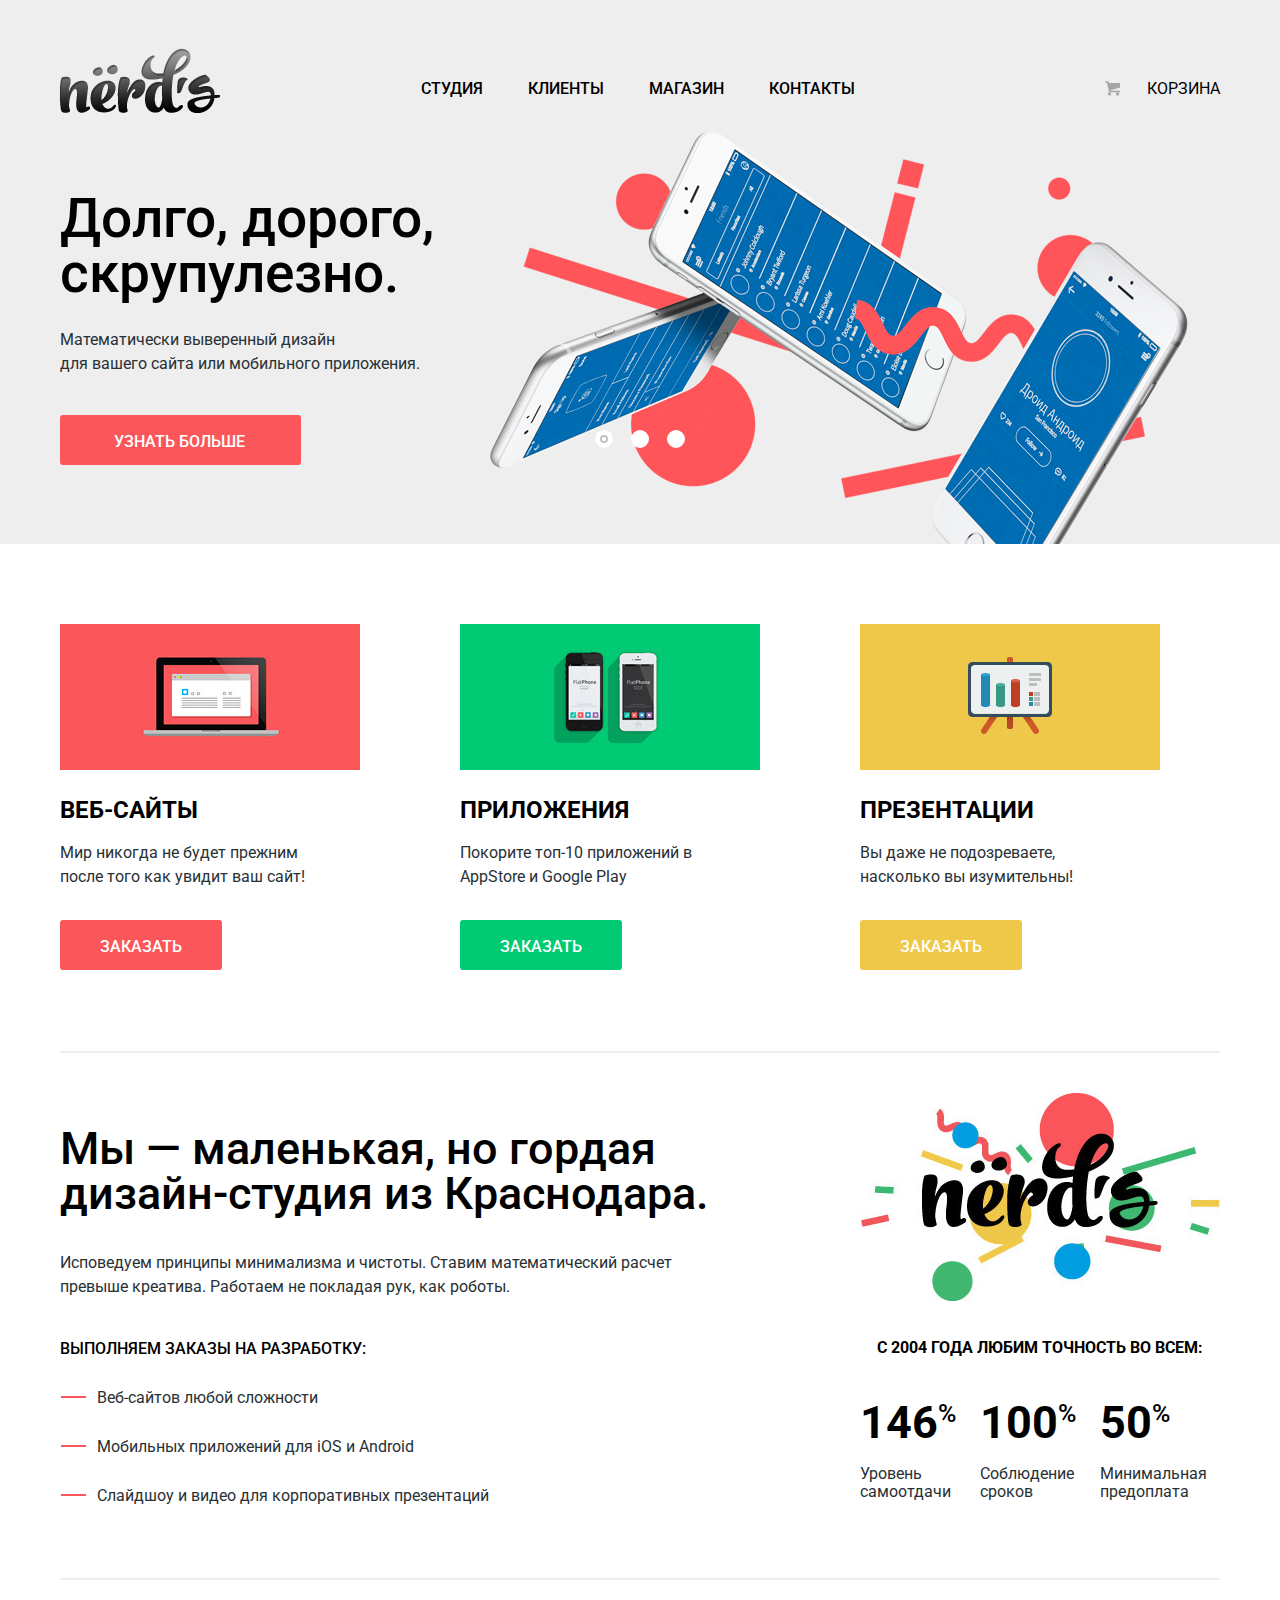
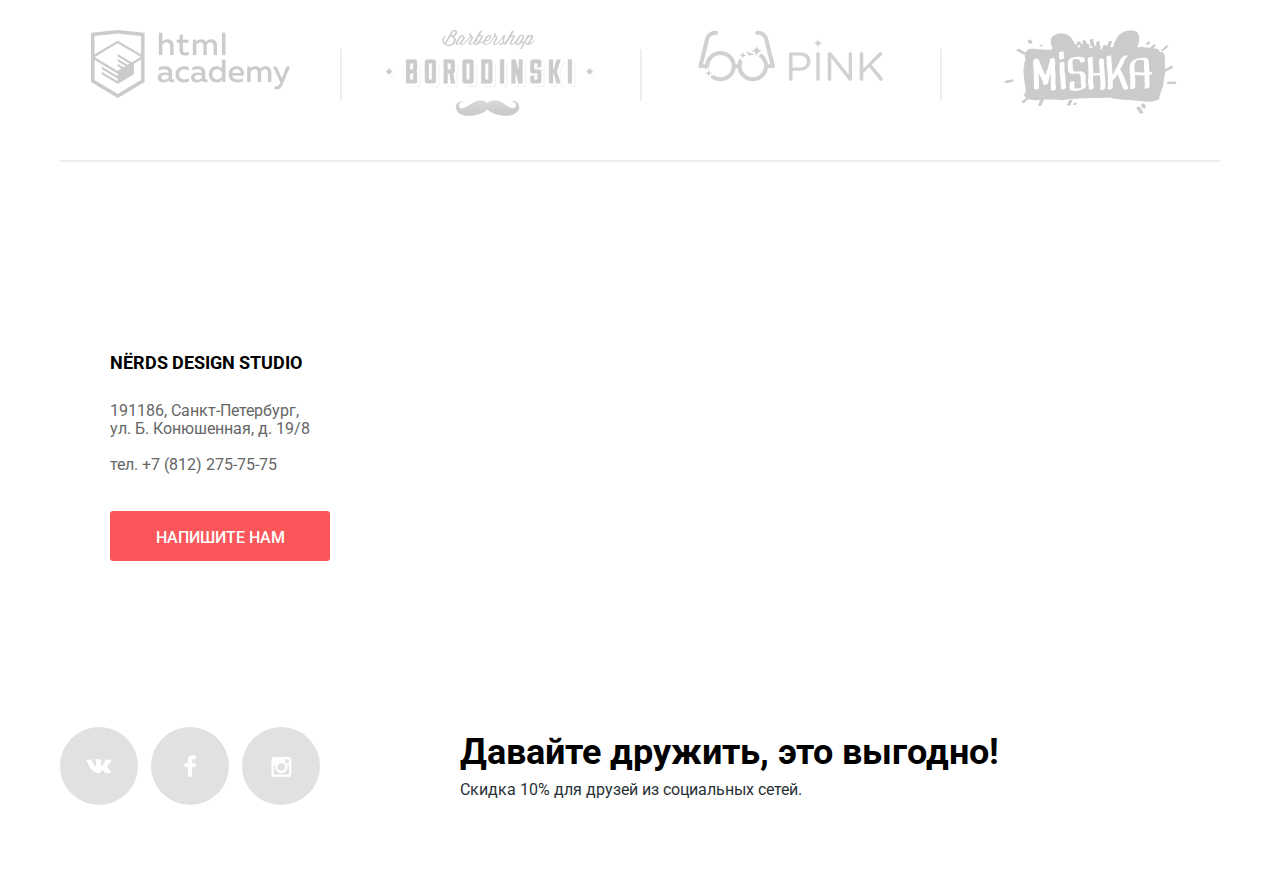
<file: index.html>
<!DOCTYPE HTML>
<html lang="ru">
<head>
	<meta charset="utf-8">
	<title>Nerds</title>
	<link href="https://fonts.googleapis.com/css?family=Roboto:400,500&amp;subset=cyrillic" rel="stylesheet">
	<link rel="stylesheet" type="text/css" href="normalize.css">
	<link rel="stylesheet" type="text/css" href="style.css">
</head>
<body>
	<header class="main-header">
		<div class="container">
			<div class="main-header-top clearfix">
				<div class="index-logo">
					<img src="img/nerds-logo.png" alt="Nerds" width="160" height="65">
				</div>
				<nav class="main-navigation">
					<ul>
						<li><a href="#">Студия</a></li>
						<li><a href="#">Клиенты</a></li>
						<li><a href="catalog.html">Магазин</a></li>
						<li><a href="#">Контакты</a></li>
					</ul>
				</nav>
				<div class="user-block">
					<a class="login" href="#">Корзина</a>
				</div>
			</div>
			<div class="main-header-slider">
				<input type="radio" id="btn-1" name="toggle" checked>
				<input type="radio" id="btn-2" name="toggle">
				<input type="radio" id="btn-3" name="toggle">
				<div class="slider-controls">
					<label for="btn-1"></label>
					<label for="btn-2"></label>
					<label for="btn-3"></label>
				</div>	
				<div class="slides">
					<div class="slide">
						<div class="slide-text">
							<div class="slide-title">Долго, дорого, скрупулезно.</div>
							<p>Математически выверенный дизайн<br> 
								для вашего сайта или мобильного приложения.
							</p>
							<a class="btn" href="#">Узнать больше</a>
						</div>	
					</div>
					<div class="slide">
						<div class="slide-text">
							<div class="slide-title">Любим математику
								как никто другой</div>
							<p>Никакого креатива, только математические формулы<br>
							для расчета идеальных пропорций.
							</p>
							<a class="btn" href="#">Узнать больше</a>
						</div>	
					</div>
					<div class="slide">
						<div class="slide-text">
							<div class="slide-title">Только ночь, только хардкор</div>
							<p>Работать днем, как все? Мы против этого.<br>
							   Ближе к полуночи работа только начинается.
							</p>
							<a class="btn" href="#">Узнать больше</a>
						</div>	
					</div>
				</div>
			</div>	
		</div>
	</header>
	<main class="container">
		<div class="feauters clearfix">
			<div class="feauters-item">	
				<img src="img/illustration-1.jpg" alt="Веб-сайты" width="300" height="146">
				<h2 class="feauter-item-title">Веб-сайты</h2>
				<p class="feauter-item-text">
					Мир никогда не будет прежним после того как увидит ваш сайт!	
				</p>
				<a class="btn" href="#">Заказать</a>
			</div>	
			<div class="feauters-item">	
				<img src="img/illustration-2.jpg" alt="Веб-сайты" width="300" height="146">
				<h2 class="feauter-item-title">Приложения</h2>
				<p class="feauter-item-text">
					Покорите топ-10 приложений в AppStore и Google Play	
				</p>
				<a class="btn" href="#">Заказать</a>
			</div>			
			<div class="feauters-item">	
				<img src="img/illustration-3.jpg" alt="Веб-сайты" width="300" height="146">
				<h2 class="feauter-item-title">Презентации</h2>
				<p class="feauter-item-text">
					Вы даже не подозреваете, насколько вы изумительны!	
				</p>
				<a class="btn" href="#">Заказать</a>
			</div>							
		</div>
		<hr>	
		<div class="index-content clearfix">
			<div class="index-content-left">
				<p class="index-content-left-title">Мы — маленькая, но гордая дизайн-студия из Краснодара.</p>
				<p class="index-content-left-text">Исповедуем принципы минимализма и чистоты. Ставим 		   математический расчет превыше креатива. Работаем не 		   покладая рук, как роботы.</p>		
				<p class="index-content-left-list-title">Выполняем заказы на разработку:</p>					
				<ul class="index-content-left-list">					
					<li>Веб-сайтов любой сложности</li>
					<li>Мобильных приложений для iOS и Android</li>
					<li>Слайдшоу и видео для корпоративных презентаций</li>
				</ul>
			</div>
			<div class="index-content-right">
				<div class="index-content-right-image">
					<img src="img/nerds-illustration.jpg" alt="nerds-illustration" width="360" height="208">
				</div>
				<p class="index-content-right-title">с 2004 года Любим точность во всем:</p>
				<div class="index-content-right-text">					
					<p>146<sup>%</sup></p>
					<p>Уровень самоотдачи</p>
				</div>	
				<div class="index-content-right-text">					
					<p>100<sup>%</sup></p>
					<p>Соблюдение сроков</p>
				</div>	
				<div class="index-content-right-text">					
					<p>50<sup>%</sup></p>
					<p>Минимальная предоплата</p>
				</div>	
			</div>
		</div>	
			<hr>
			<ul class="partners">
				<li>
					<a href="#"><img src="img/htmlacademy.png" alt="htmlacademy" width="199" height="68"></a>	
				</li>
				<li>					
					<a href="#"><img src="img/borodinsky.png" alt="borodinsky">	</a>
				</li>
				<li>					
					<a href="#"><img src="img/pink.png" alt="pink">	</a>
				</li>
				<li>					
					<a href="#"><img src="img/mishka.png" alt="mishka">	</a>
				</li>
			</ul>
			<hr>
		</div>		
	</main>
	<div class="map">
		<iframe src="https://www.google.com/maps/embed?pb=!1m18!1m12!1m3!1d2867.6091744177047!2d30.320843325173435!3d59.93819686362255!2m3!1f0!2f0!3f0!3m2!1i1024!2i768!4f13.1!3m3!1m2!1s0x4696310fb661d55f%3A0xd0cc7f055debe430!2z0JHQvtC70YzRiNCw0Y8g0JrQvtC90Y7RiNC10L3QvdCw0Y8g0YPQuy4sINCh0LDQvdC60YIt0J_QtdGC0LXRgNCx0YPRgNCzLCDQoNC-0YHRltGPLCAxOTExODY!5e0!3m2!1suk!2sua!4v1516047252825"></iframe>	
	</div>
	<div class="contacts-container">
		<div class="contacts">
			<h2 class="contacts-title">NЁRDS DESIGN STUDIO</h2>
			<p>
				191186, Санкт-Петербург,<br> 
				ул. Б. Конюшенная, д. 19/8
			</p>
				тел. +7 (812) 275-75-75<br>
			<a class="btn" href="#">Напишите нам</a>
		</div>
	</div>
	<footer class="main-footer">			
		<div class="container clearfix">
			<div class="footer-socials">
				<a class="social-btn social-btn-vk" href="http://vk.com">Вконтакте</a>
				<a class="social-btn social-btn-fb" href="http://fb.com">Фейсбук</a>
				<a class="social-btn social-btn-inst" href="http://instagramm.com">Инстаграм</a>
			</div>
			<div class="footer-text">
				<b>Давайте дружить, это выгодно!</b>
				<p>Скидка 10% для друзей из социальных сетей.</p>
			</div>
		</div>		
	</footer>
	<div class="popup-writeus">
		<h2 class="writeus-title">Напишите нам</h2>
		<form class="writeus-form" action="#" method="post">
			<div class="input-block">
				<label for="name">Ваше имя:</label>
				<input type="text" id="name" name="username" placeholder="Представтесь, пожалуйста">
			</div>
			<div class="input-block">
				<label for="email">Ваш e-mail:</label>
				<input type="text" id="email" name="useremail" placeholder="Для отправки ответа">
			</div>
			<div class="textarea-block">
				<label for="letter">Текст письма:</label>
				<textarea id="letter" name="lettertext" placeholder="В свободной форме"></textarea>
			</div>
			<button class="btn" type="submit">Отправить</button>
			<a class="popup-writeus__close" href="#"></a>
		</form>
	</div>
	<script src="scripts/popup-writeus.js"></script>
</body>
</html>
</file>
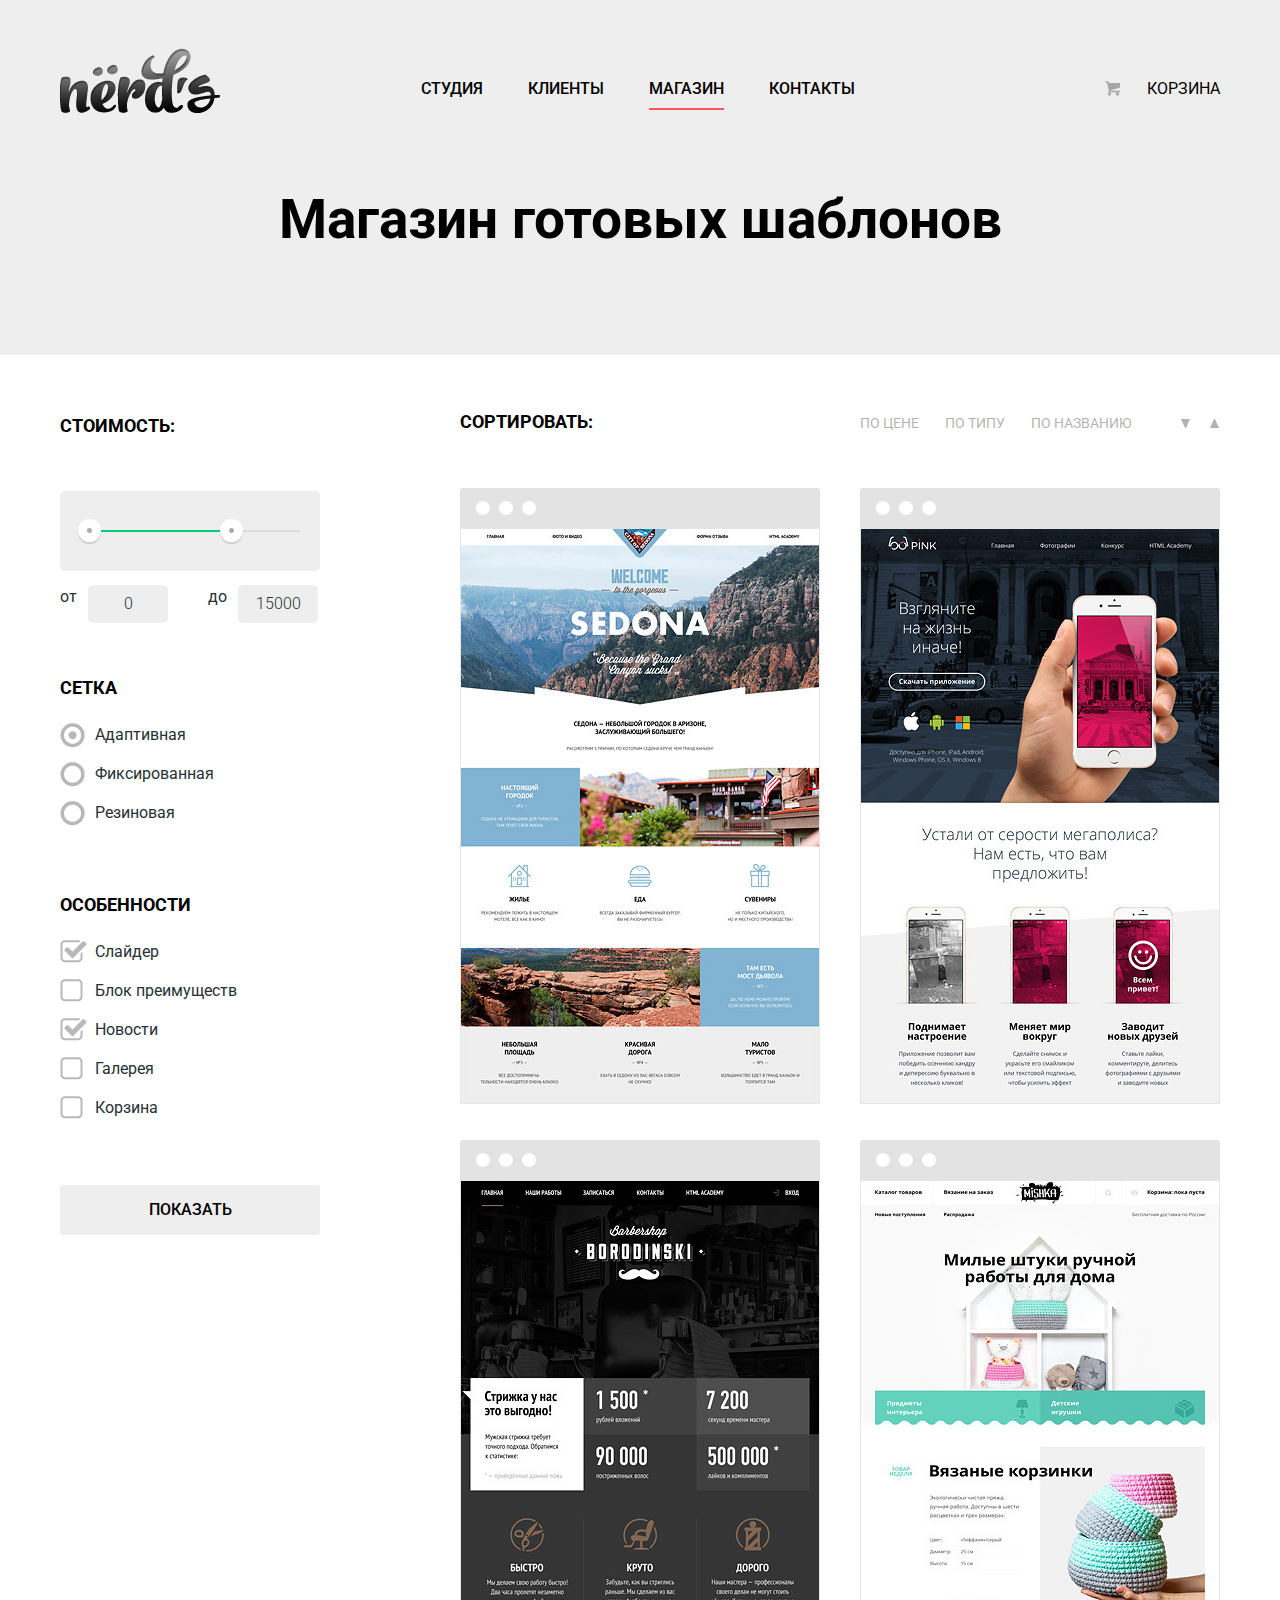
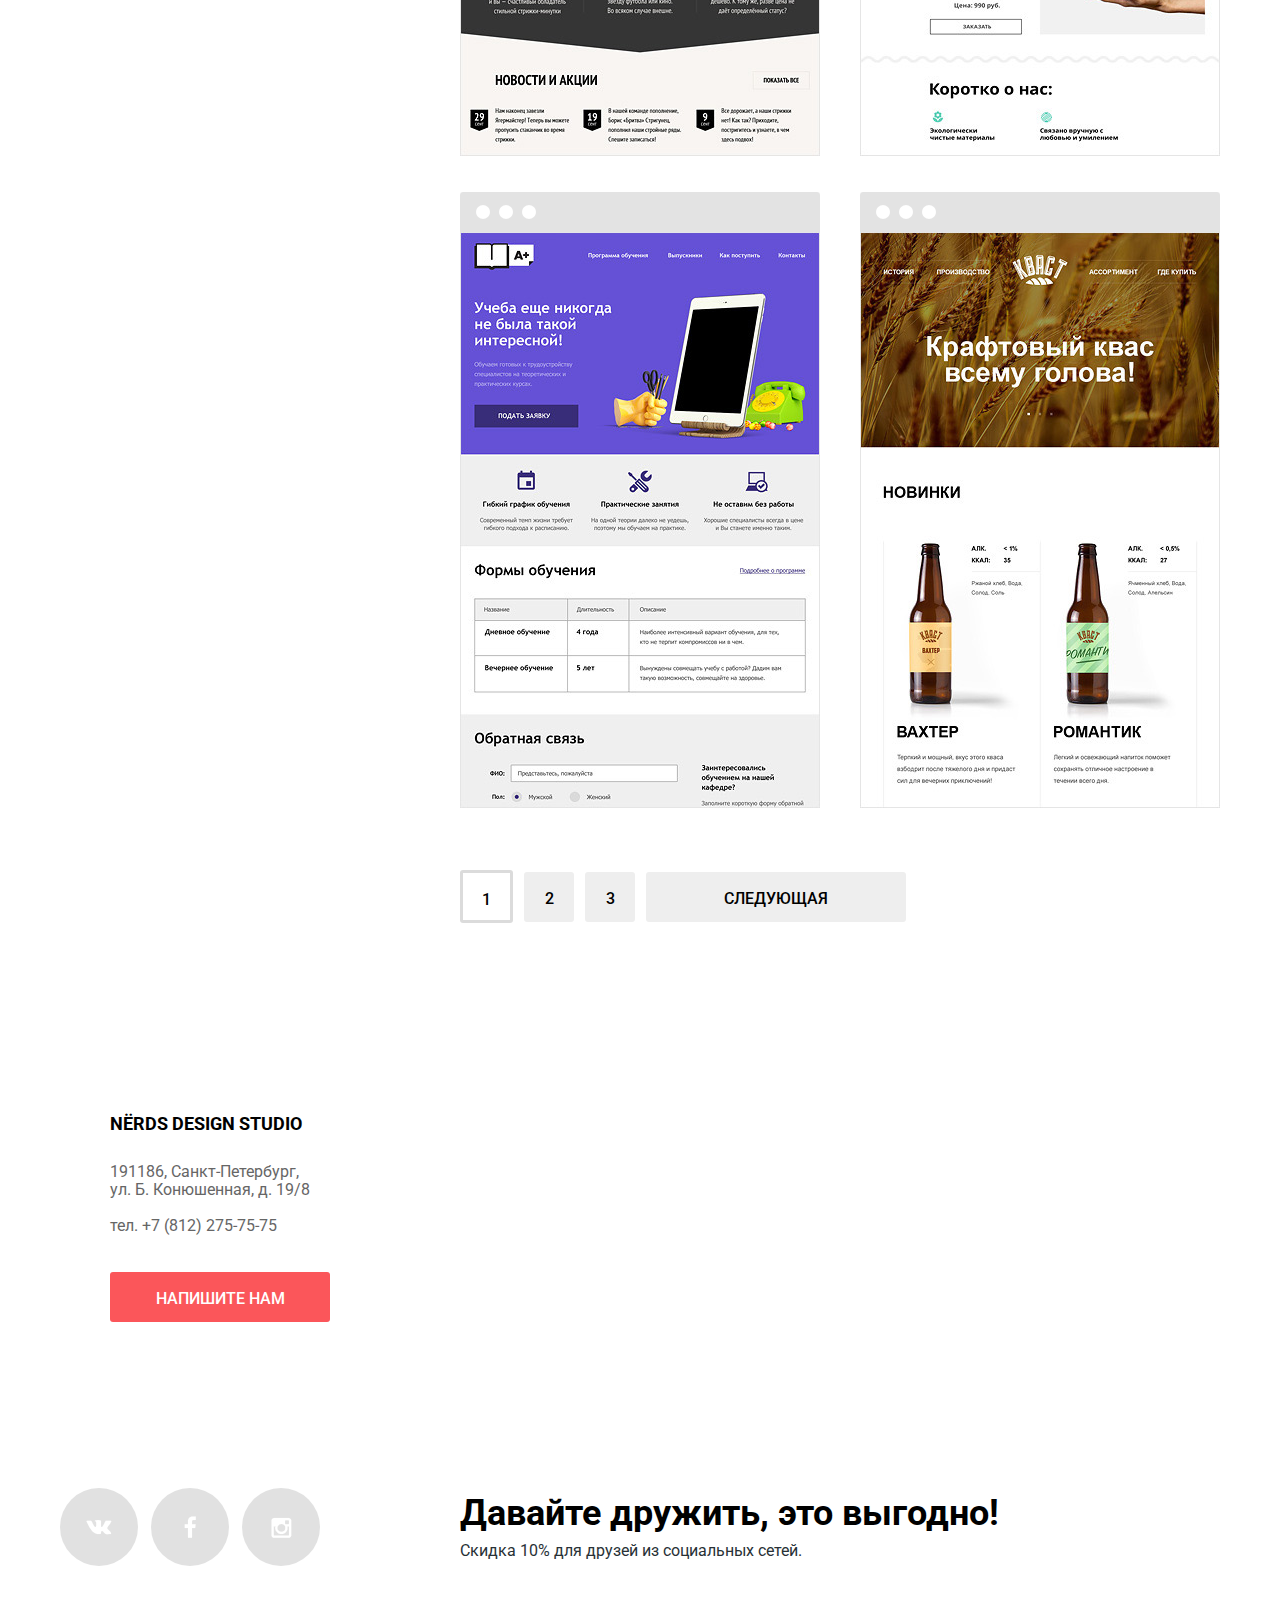
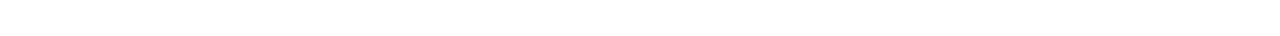
<file: catalog.html>
<!DOCTYPE HTML>
<html lang="ru">
<head>
	<meta charset="utf-8">
	<title>Nerds</title>
	<link href="https://fonts.googleapis.com/css?family=Roboto:400,500&amp;subset=cyrillic" rel="stylesheet">
	<link rel="stylesheet" type="text/css" href="normalize.css">
	<link rel="stylesheet" type="text/css" href="style.css">
</head>
<body class="inner-page">
	<header class="main-header">
		<div class="container">
			<div class="main-header-top clearfix">
				<div class="index-logo">
					<a href="index.html">
					<img src="img/nerds-logo.png" alt="Nerds" width="160" height="65">
					</a>
				</div>
				<nav class="main-navigation">
					<ul>
						<li><a href="#">Студия</a></li>
						<li><a href="#">Клиенты</a></li>
						<li class="active"><a>Магазин</a></li>
						<li><a href="#">Контакты</a></li>
					</ul>
				</nav>
				<div class="user-block">
					<a class="login" href="#">Корзина</a>
				</div>
			</div>	
			<h1 class="page-title">
				Магазин готовых шаблонов
			</h1>		
		</div>	
	</header>
	<main class="container clearfix">
		<div class="shop-parameters">
			<h2>Стоимость:</h2>
			<form class="shop-parameters-form" action="#" method="get">
				<fieldset>
					<div class="range-filter">
						<div class="range-controls">
							<div class="scale"><div class="bar" style="width:70%;"></div></div>
							<div class="toggle min-toggle"></div>
							<div class="toggle max-toggle"></div>
						</div>
						<div class="price-controls">
							<label class="min-price">от <input type="text" value="0"></label>
							<label class="max-price">до <input  type="text" value="15000"></label>
						</div>
					</div>
				</fieldset>
				<fieldset>
					<ul>
						<legend>Сетка</legend>
						<li>
							<input id="adaptive" type="radio" name="grid-type" checked>
							<label for="adaptive">Адаптивная</label>
						</li>
						<li>
							<input id="fixed" type="radio" name="grid-type">
							<label for="fixed">Фиксированная</label>
						</li>
						<li>
							<input id="rubber" type="radio" name="grid-type">
							<label for="rubber">Резиновая</label>
						</li>
					</ul>
				</fieldset>
				<fieldset>
					<ul>
						<legend>Особенности</legend>
						<li>
							<input id="slider" type="checkbox" name="slider" checked>
							<label for="slider">Слайдер</label>
						</li>
						<li>
							<input id="advantage-block" type="checkbox" name="advantage-block">
							<label for="advantage-block">Блок преимуществ</label>
						</li>
						<li>
							<input id="news" type="checkbox" name="news" checked>
							<label for="news">Новости</label>
						</li>
						<li>
							<input id="gallery" type="checkbox" name="gallery">
							<label for="gallery">Галерея</label>
						</li>
						<li>
							<input id="basket" type="checkbox" name="basket">
							<label for="basket">Корзина</label>
						</li>
					</ul>
				</fieldset>
				<a class="btn " href="#">Показать</a>
			</form>
		</div>	
		<div class="items">
			<div class="items-sort clearfix">
				<h2>Сортировать:</h2>	
				<a href="#">По цене</a>
				<a href="#">По типу</a>
				<a href="#">По названию</a>
				<a href="#">По убыванию</a>
				<a href="#">По возрастанию</a>
			</div>
			<div class="item">
				<img src="img/img-sedona.jpg" alt="sedona image" width="360" height="576">
				<div class="item-description">
					<h3>Sedona</h3>
					<p>Информационный сайт для туристов</p>
					<a class="btn" href="#">9 900 руб.</a>
				</div>
			</div>
			<div class="item">
				<img src="img/img-pink.jpg" alt="pink image" width="360" height="576">
				<div class="item-description">
					<h3>Pink app</h3>
					<p>Продуктовый лендинг приложения iOS и Android</p>
					<a class="btn" href="#">9 900 руб.</a>
				</div>
			</div>
			<div class="item">
				<img src="img/img-barbershop.jpg" alt="borodinski image" width="360" height="576">
				<div class="item-description">
					<h3>Barbershop</h3>
					<p>Сайт салона красоты. Для мужчин, да.</p>
					<a class="btn" href="#">9 900 руб.</a>
				</div>
			</div>
			<div class="item">
				<img src="img/img-mishka.jpg" alt="mishka image" width="360" height="576">
				<div class="item-description">
					<h3>Mishka</h3>
					<p>Интернет-магазин вязаных игрушек</p>
					<a class="btn" href="#">9 900 руб.</a>
				</div>
			</div>
			<div class="item">
				<img src="img/img-aplus.jpg" alt="a+ image" width="360" height="576">
				<div class="item-description">
					<h3>A Plus</h3>
					<p>Лендинг курсов повышения квалификации</p>
					<a class="btn" href="#">9 900 руб.</a>
				</div>
			</div>
			<div class="item">
				<img src="img/img-kvast.jpg" alt="kvast image" width="360" height="576">
				<div class="item-description">
					<h3>Кваст</h3>
					<p>Промо-сайт производителя крафтового кваса</p>
					<a class="btn" href="#">9 900 руб.</a>
				</div>
			</div>
			<ul class="paginator">
				<li class="active"><a class="btn numb">1</a></li>
				<li><a class="btn numb" href="#">2</a></li>
				<li><a class="btn numb" href="#">3</a></li>
				<li><a class="btn" href="#">Следующая</a></li>
			</ul>
		</div>
	</main>
	<div class="map">
		<iframe src="https://www.google.com/maps/embed?pb=!1m18!1m12!1m3!1d2867.6091744177047!2d30.320843325173435!3d59.93819686362255!2m3!1f0!2f0!3f0!3m2!1i1024!2i768!4f13.1!3m3!1m2!1s0x4696310fb661d55f%3A0xd0cc7f055debe430!2z0JHQvtC70YzRiNCw0Y8g0JrQvtC90Y7RiNC10L3QvdCw0Y8g0YPQuy4sINCh0LDQvdC60YIt0J_QtdGC0LXRgNCx0YPRgNCzLCDQoNC-0YHRltGPLCAxOTExODY!5e0!3m2!1suk!2sua!4v1516047252825"></iframe>	
	</div>
	<div class="contacts-container">
		<div class="contacts">
			<h2 class="contacts-title">NЁRDS DESIGN STUDIO</h2>
			<p>
				191186, Санкт-Петербург,<br> 
				ул. Б. Конюшенная, д. 19/8
			</p>
				тел. +7 (812) 275-75-75<br>
			<a class="btn" href="#">Напишите нам</a>
		</div>
	</div>
	<footer class="main-footer">			
		<div class="container clearfix">
			<div class="footer-socials">
				<a class="social-btn social-btn-vk" href="http://vk.com">Вконтакте</a>
				<a class="social-btn social-btn-fb" href="http://fb.com">Фейсбук</a>
				<a class="social-btn social-btn-inst" href="http://instagramm.com">Инстаграм</a>
			</div>
			<div class="footer-text">
				<b>Давайте дружить, это выгодно!</b>
				<p>Скидка 10% для друзей из социальных сетей.</p>
			</div>
		</div>		
	</footer>
	<div class="popup-writeus">
		<h2 class="writeus-title">Напишите нам</h2>
		<form class="writeus-form" action="#" method="post">
			<div class="input-block">
				<label for="name">Ваше имя:</label>
				<input type="text" id="name" name="username" placeholder="Представтесь, пожалуйста">
			</div>
			<div class="input-block">
				<label for="email">Ваш e-mail:</label>
				<input type="text" id="email" name="useremail" placeholder="Для отправки ответа">
			</div>
			<div class="textarea-block">
				<label for="letter">Текст письма:</label>
				<textarea id="letter" name="lettertext" placeholder="В свободной форме"></textarea>
			</div>
			<button class="btn" type="submit">Отправить</button>
			<a class="popup-writeus__close" href="#"></a>
		</form>
	</div>
	<script src="scripts/popup-writeus.js"></script>
</body>
</html>
</file>
<file: style.css>
body {
	min-width: 1200px;
	margin: 0;
	padding: 0;
	color: #283136;
	font-family: 'Roboto', 'Arial', sans-serif;
	font-size: 16px;
	line-height: 24px;
	font-weight: 400;
}

hr {
	margin: 0;
	background-color: #eeeeee;
	height: 2px;
	border: 0;
}

.clearfix {
	content: "";
	display: table;
	clear: both;
}

.main-header {
	padding-top: 48px;
	margin-bottom: 80px;
	background-color: #eeeeee;
}

.inner-page .main-header {
	margin-bottom: 56px;
}


.container {
	width: 1160px;
	margin: 0 auto;
	padding: 0 20px;
}

.main-header-top {
	width: 1160px;
}

.index-logo {
	width: 160px;
	height: 65px;
	float: left;
	margin-right: 200px;
}

.index-logo a:hover {
	opacity: 0.8;
}

.index-logo a:active {
	opacity: 0.3;
}

.main-navigation {
	width: 500px;
	float: left;
	margin-right: 140px;
}

.main-navigation .active {
	position: relative;
}

.main-navigation .active::after {
	position: absolute;
	content: "";
	width: 100%;
	height: 2px;
	background-color: #fb565a;
	bottom: 4px;
	left: 0;
}

.main-navigation .active a:hover{
	color: #000000;
}

.main-navigation ul {
	padding: 0;
	margin: 0;
	font-size: 0;
	list-style: none;
	padding-left: 1px;
}

.main-navigation li {
	display: inline-block;
	vertical-align: middle;
	margin-right: 45px;
	font-size: 16px;
	line-height: 30px;
	font-weight: 500;
	padding-top: 26px;
	padding-bottom: 10px;	
}

.main-navigation li:last-child {
	margin-right: 0;
}

.main-navigation a {
	text-decoration: none;
	color: #000000;
	text-transform: uppercase;
}

.main-navigation a:hover {
	color: #fb565a;
}

.main-navigation a:active {
	color: #a6a6a6;
}

.user-block {
	max-width: 160px;
	float: right;
	font-size: 16px;
	line-height: 30px;
}

.login {
	position: relative;
	display: inline-block;
	vertical-align: middle;	
	padding-top: 26px;
	padding-bottom: 10px;
	color: #000000;
	text-transform: uppercase;
	text-decoration: none;
	padding-left: 41px;
}

.login::before {
	content: "";
	position: absolute;
	top: 33px;
	right: 100px;
	display: block;
	width: 15px;
	height: 15px;
	background: transparent url("img/sprite.png") no-repeat;
}

.login:hover {
	color: #fb565a;
}

.login:active {
	color: #a6a6a6;
}

.page-title {
	margin: 0;
	color: #000000;
	text-align: center;
	font-size: 55px;
	line-height: 55px;
	padding-top: 78px;
	padding-bottom: 108px;
}

.main-header-slider {
	position: relative;	
	height: 430px;
	width: 1160px;
	margin: 0 auto;
}

.main-header-slider input[type="radio"] {
	position: absolute;
	opacity: 0;
}

.slider-controls {
	position: absolute;
	bottom: 96px;
	left: 50%;	
	width: 240px;
	height: 18px;
	margin-left: -120px;
	text-align: center;
	z-index: 1000;
}



.slider-controls label {
	display: inline-block;
	background: #ffffff;
	width: 8px;
	height: 8px;
	margin: 0 7px;
	vertical-align: top;
	border: 5px solid #ffffff;
	border-radius: 50%;
	cursor: pointer;
}

#btn-1:checked ~ .slider-controls label[for="btn-1"],
#btn-2:checked ~ .slider-controls label[for="btn-2"],
#btn-3:checked ~ .slider-controls label[for="btn-3"] {
	background: #c1c1c1 url("img/active.png") no-repeat 50% 50%;
}

.slide {
	position: absolute;
	top: 0;
	left: 0;
	width: 100%;
	height: 100%;
	overflow: hidden;
}

.slide-text {
	width: 560px;
	color: #283136;
	padding: 77px 0;
}

.slide-title {
	font-size: 55px;
	line-height: 55px;
	font-weight: 500;
	color: black;
	margin-bottom: 27px;
}

.slide-text p {
	font-size: 16;
	line-height: 24px;
	margin-bottom: 39px;
	font-weight: normal;
}

.slide:nth-child(1) {
	background-image: url("img/slide1.png");
	background-repeat: no-repeat;
	background-position: 93% 17px;
}

.slide:nth-child(2) {
	background-image: url("img/slide2.png");
	background-repeat: no-repeat;
	background-position: 100% 10px;
}

.slide:nth-child(3) {
	background-image: url("img/slide3.png");
	background-repeat: no-repeat;
	background-position: 100% 19px;
}

.slide {
	display: none;
}

#btn-1:checked ~ .slides .slide:nth-child(1) {
	display: block;
}

#btn-2:checked ~ .slides .slide:nth-child(2) {
	display: block;
}


#btn-3:checked ~ .slides .slide:nth-child(3) {
	display: block;
}

.btn {
	display: inline-block;
	vertical-align: top;
	background-color: #fb565a;
	color: white;
	font-family: 'Roboto', 'Arial', sans-serif;
	font-size: 16px;
	line-height: 18px;
	font-weight: 500;
	color: #ffffff;
	text-transform: uppercase;
	text-decoration: none;
	text-align: center;
	padding-left:54px;
	padding-right:56px;
	padding-top: 18px;
	padding-bottom: 14px;
	border-radius: 3px;
}


.btn:hover {
	background-color: #e74246;
}

.btn:active {
	background-color: #d7373b;
	color: #e37376;
	box-shadow: inset 0 3px 0 rgba(0,1,1,0.1);
}

.feauters {
	margin-bottom: 81px;
}

.feauters-item {
	width: 300px;
	float: left;
	margin-right: 100px;
}

.feauters-item:last-child {
	margin: 0;
}

.feauter-item-title {
	margin: 0;
	margin-top: 21px;
	font-weight: 700;
	color: #000000;
	text-transform: uppercase;
}

.feauter-item-text {
	margin: 0;
	margin-top: 19px;
	margin-bottom: 31px;
	padding-right: 40px;
}

.index-content {
	padding-top: 40px;
	padding-bottom: 70px;
}

.feauters-item .btn {
	padding-left: 40px;
	padding-right: 40px;
}

.feauters-item:nth-child(2) .btn {
	background-color: #00ca74;
}

.feauters-item:nth-child(3) .btn {
	background-color: #efc84a;
}

.feauters-item:nth-child(2) .btn:hover {
	background-color: #00bc6c;
}

.feauters-item:nth-child(2) .btn:active {
	background-color: #00bc6c;
	color: #4dc491;
}

.feauters-item:nth-child(3) .btn:hover {
	background-color: #eab534;
}

.feauters-item:nth-child(3) .btn:active {
	background-color: #eab534;
	color: #edc265;
}

.shop-parameters {
	float: left;
	width: 260px;
}

.shop-parameters h2 {
	margin: 0;
	text-transform: uppercase;
	font-size: 18px;
	line-height: 30px;
	color: #000000;
	margin-bottom: 50px;
}

.shop-parameters-form fieldset {
	margin: 0;
	padding: 0;
	border: none;
	margin-bottom: 50px;
}

.range-filter {
	width: 260px;
}

.range-controls {
	box-sizing: border-box;
	position: relative;
	height: 80px;
	padding: 0 20px;
	margin-bottom: 14px;
	background-color: #eeeeee;
	border-radius: 5px;
	overflow: hidden;
}

.range-controls .scale {
	margin-top: 39px;
	height: 2px;
	background-color: #d7dcde;
}

.range-controls .bar {
	height: 2px;
	background-color: #00ca74;
}

.range-controls .toggle {
	position: absolute;
	width: 5px;
	height: 5px;
	top: 28px;
	left: 18px;
	background-color: #ababab;
	border: 9px solid #ffffff;
	border-radius: 50%;
	cursor: pointer;
	box-shadow: 0 2px 1px 0 #cfcfcf;
}

.range-controls .min-toggle {
	left: 18px;
}

.range-controls .max-toggle {
	left: 160px;
}

.price-controls {
	position: relative;
	height: 38px;
}

.price-controls input {
	position: absolute;
	width: 60px;
	padding: 8px 10px;
	margin-left: 11px;	
	border: none;
	background-color: #eeeeee;
	border-radius: 5px;
	color: #283136;
	font-family: 'Roboto', 'Arial', sans-serif;
	font-size: 16px;
	line-height: 22px;
	font-weight: 300;
	text-align: center;
	font-style: normal;
}

 .shop-parameters-form .price-controls label {
	position: absolute;
	display: block;
	width: 112px;

	padding: 0;
}

 .shop-parameters-form .price-controls .min-price {
	left: 0;
 }

  .shop-parameters-form .price-controls .max-price {
	right: 0;
 }

.shop-parameters-form legend {
	margin: 0;
	padding: 0;
	text-transform: uppercase;
	font-size: 18px;
	line-height: 30px;
	font-weight: bold;
	color: #000000;
	margin-bottom: 20px;
}

.shop-parameters-form ul {
	margin: 0;
	padding: 0;
	list-style: none;
}

.shop-parameters-form li {
	margin-bottom: 15px;
}

.shop-parameters-form label {
	position: relative;	
	padding-left: 35px;

}



.shop-parameters-form input[type="radio"] + label::before {
	position: absolute;
	content: "";
	width: 25px;
	height: 25px;
	left: 0;
	background: transparent url("img/sprite.png") no-repeat 0 -472px;
}

.shop-parameters-form input[type="radio"]:checked + label::before {
	background: transparent url("img/sprite.png") no-repeat 0 -527px;
}

.shop-parameters-form input[type="checkbox"] + label::before {
	position: absolute;
	content: "";
	width: 27px;
	height: 23px;
	left: 0;
	background: transparent url("img/sprite.png") no-repeat 0 -45px; 
}

.shop-parameters-form input[type="checkbox"]:checked + label::before {
	background: transparent url("img/sprite.png") no-repeat 0 -98px; 
}

.shop-parameters-form .btn {
	margin-bottom: 45px;
	padding: 0;
	width: 100%;
	height: 50px;
	line-height: 50px;
	background-color: #eeeeee;
	color: #000000;
}

.items {
	float: right;
	width: 760px;
}

.shop-parameters-form input[type="radio"],
.shop-parameters-form input[type="checkbox"] {
	position: absolute;
	opacity: 0;
}

.shop-parameters-form input[type="radio"]:checked ~ .slider-controls label[for="btn-1"],
 {
	background: #c1c1c1 url("img/active.png") no-repeat 50% 50%;
}

.items-sort h2 {
	display: inline-block;
	margin: 0;
	text-transform: uppercase;
	font-size: 18px;
	line-height: 18px;
	color: #000000;
	margin-bottom: 57px;
	margin-right: 267px;
}

.items-sort a {
	display: inline-block;
	font-size: 14px;
	line-height: 18px;
	text-transform: uppercase;
	color: #000000;
	opacity: 0.3;
	text-decoration: none;
	margin-right: 26px;
}

.items-sort a:hover {
	opacity: 0.6;
}

.items-sort a:active {
	opacity: 1;
}


.items-sort a:nth-last-child(2) {
	font-size: 0;
	width: 9px;
	height: 9px;
	background: transparent url("img/sort-down.png") no-repeat;
	margin-left: 23px;
	margin-right: 20px;
}

.items-sort a:nth-last-child(1) {
	margin: 0;
	font-size: 0;
	width: 9px;
	height: 9px;
	background: transparent url("img/sort-down.png") no-repeat;
	transform: rotate(180deg);
}

.item {
	box-sizing: border-box;
	position: relative;
	display: inline-block;
	width: 360px;
	height: 616px;
	padding-top: 40px;
	margin-right: 36px;
	margin-bottom: 36px;
	font-size: 0;	
	z-index: 1;
}

.item::before {
	content: "";
	position: absolute;
	width: 360px;
	height: 40px;
	top: -0px;
	background: #e9e9e9 url("img/browser.png") no-repeat;
	opacity: 0.15;
}

.item:hover {
	box-shadow: 0 6px 15px 1px rgba(0,1,1,0.25);
}

.item:hover::before {
	opacity: 1;	
}

.item:nth-last-child(2n) {
	margin-right: 0;
}

.item-description {
	position: absolute;
	z-index: 1000;
	width: 100%;
	bottom: 0;
	background-color: #eeeeee;
	text-align: center;
	padding-top: 26px;	
	padding-bottom: 40px;
	display: none;
}

.item-description h3 {
	margin: 0;
	font-size: 18px;
	line-height: 30px;
	color: #000000;
	text-transform: uppercase;
	margin-bottom: 18px;
}

.item-description p {
	margin: 0;
	font-size: 16px;
	line-height: 18px;
	padding: 0 80px;
	margin-bottom: 29px;
}

.item:hover .item-description {
	display: block;
}

.item .item-description .btn:hover {
	background: #e74246;
}

.item .item-description .btn:active {
	background-color: #d7373b;
	color: #ffffff;
	box-shadow: inset 0 3px 0 rgba(0,1,1,0.1)
}

.index-content-left {
	width: 660px;
	float: left;
	margin-right: 140px;
}

.paginator {
	margin: 0;
	padding: 0;
	list-style: none;
	margin-top: 26px;
}

.paginator li {
	margin: 0;
	display: inline-block;
	vertical-align: middle;
}

.paginator .btn {
	padding: 0;
	margin: 0;	
	width: 260px;
	height: 50px;
	line-height: 54px;
	background-color: #eeeeee;
	color: #000000;
}

.inner-page .btn:hover {
	background-color: #dfdfdf;
}

.inner-page .btn:active {
	background-color: #d5d5d5;
	color: #959595;
	box-shadow: inset 0 3px 0 rgba(0,1,1,0.1);
}

.paginator .numb {
	padding: 0;
	margin-right: 7px;
	width: 50px;
	height: 50px;
	text-align: center;
}

.paginator .active .btn,
.paginator .active .btn:hover {
	width: 47px;
	height: 47px;
	background-color: #ffffff;
	border: 3px solid #dbdbdb;
}


.index-content-left-title {
	margin: 0;
	margin-top: 33px;
	margin-bottom: 35px;
	font-size: 45px;
	line-height: 45px;
	color: #000000;
	font-weight: 500;
}

.index-content-left-text {
	margin: 0;
	margin-bottom: 38px;
}

.index-content-left-list-title {
	margin: 0;
	margin-bottom: 25px;
	text-transform: uppercase;
	color: #000000;
	font-weight: 500;
}

.index-content-left-list {
	margin: 0;
	padding: 0;
	list-style: none;
}

.index-content-left-list li {
	position: relative;
	padding-left: 37px;
	margin-bottom: 25px;
}

.index-content-left-list li:last-child {	
	margin-bottom: 0;
}

.index-content-left-list li::before {
	content: "";
	position: absolute;
	width: 25px;
	height: 2px;
	background-color: #fb565a;
	top: 10px;
	left: 1px;
}

.index-content-right {
	width: 360px;
	float: left;
	text-align: center;
	color: #000000;
}

.index-content-right-image {
	width: 360px;
	height: 208px;
	margin-bottom: 35px;
}

.index-content-right-title {
	text-transform: uppercase;
	font-weight: 700;
	margin-bottom: 31px;
}

.index-content-right-text {
	float: left;
	width: 100px;
	text-align: left;
	margin-right: 20px;
}

.index-content-right-text sup{
	font-weight: 500;
	font-size: 25px;
}

.index-content-right-text p:first-child {
	margin: 0;
	padding: 0;
	font-size: 45px;
	line-height: 45px;
	font-weight: bold;
	margin-bottom: 20px;
}

.index-content-right-text p:last-child {
	margin: 0;
	padding: 0;
	font-size: 16px;
	line-height: 18px;
	color: #283136;
}

.partners {
	margin: 0;
	padding: 0;
	padding-top: 50px;
	padding-bottom: 35px;
	font-size: 0;
}

.partners li {	
	position: relative;
	display: inline-block;
	vertical-align: middle;
	width: 260px;
	text-align: center;	
	margin-right: 40px;	
	cursor: pointer;	
}

.partners a {
	position: relative;
	display: block;
	
	height: 95px;	
}

.partners img{
	opacity: 0.2;	
}

.partners img:hover {
	opacity: 1;
}

.partners img:active {
	opacity: 0.1;
}
.partners li:last-child {
	margin-right: 0px;
}
.partners li::before {
	position: absolute;
	content: "";
	width: 2px;
	height: 52px;
	left: 280px;
	top: 19px;
	background: #cccccc url("img/div.jpg") no-repeat;
}

.partners li:last-child::before {
	content: "";
	background: transparent;
}


.map {
	position: relative;
	margin-top: 80px;
	height: 420px;
}

.contacts {
	position: absolute;
	box-sizing: border-box;
	top: -362px;
	width: 320px;
	background: #ffffff;
	padding-left: 50px;
	padding-right: 50px;
	padding-bottom: 47px;
	padding-top: 48px;
	margin-right: 850px;
	color: #666666;
}

.contacts-title {
	margin: 0;
	font-size: 18px;
	line-height: 30px; 
	color: #000000;
}

.contacts p {
	margin: 0;
	padding: 0;
	padding-top: 24px;
	padding-bottom: 15px;
	font-size: 16px;
	line-height: 18px;	
}

.contacts .btn {
	box-sizing: border-box;
	width: 100%;
	margin-top: 34px;
	padding-left: 0;
	padding-right: 0;
}

.contacts-container {
	position: relative;
	margin: 0 auto;
	width: 1160px;
}

.popup-writeus {
	position: fixed;
	box-sizing: border-box;
	width: 960px;
	height: 590px;
	padding: 0 100px;
	padding-top: 73px;
	top: 0;
	left: 50%;
	margin-left: -480px;
	padding-bottom: 84px;
	background-color: #ffffff;
	box-shadow: 0 20px 40px 0 rgba(0,1,1,0.75);
	z-index: 1000;
	display: none;	
}

.popup-writeus__close {
	position: absolute;
	content: "";
	width: 21px;
	height: 21px;
	background-color: red;
	right: 90px;
	top: 78px;
	background: transparent url("img/close-cross.png") no-repeat;
	opacity: 0.3;
	cursor: pointer;
}

.popup-writeus__close:hover{
	opacity: 1;
}

.popup-writeus__close:active{
	opacity: 0.1;
}

.popup-writeus-show {
	display: block;
}

.writeus-title {
	margin: 0;
	margin-bottom: 45px;
	font-size: 45px;
	line-height: 45px;
	color: #000000;

}

.writeus-form {
	font-size: 0;
}

.input-block {
	display: inline-block;
}

.input-block:first-child {
	margin-right: 40px;
}


.writeus-form label {
	font-size: 16px;
	line-height: 18px;
	color: #000000;
	font-weight: bold;
}

.writeus-form input[type="text"] {
	box-sizing: border-box;
	display: block;
	margin-top: 12px;
	padding: 16px 14px;
	width: 360px;
	height: 50px;
	border: 2px solid #d7dcde;
	border-radius: 3px;
	font-family: 'Roboto', 'Arial', sans-serif;
	font-size: 16px;
	line-height: 18px;
	color: #a1a1a1;
}

.textarea-block {
	margin-top: 35px;
	margin-bottom: 47px;
}

.textarea-block textarea {
	box-sizing: border-box;
	display: block;
	padding: 16px 14px;
	width: 100%;
	height: 118px;
	border: 2px solid #d7dcde;
	border-radius: 3px;
	font-family: 'Roboto', 'Arial', sans-serif;
	font-size: 16px;
	line-height: 18px;
	color: #a1a1a1;
	resize: none;
}

.writeus-form .btn {
	width: 260px;
	border: 0;
	cursor: pointer;
}


.map iframe {	
	position: absolute;
	width: 100%;
	height: 420px;
	border: none;
}

.main-footer {
	padding-top: 65px;
}

.footer-socials {
	width: 260px;
	height: 78px;
	float: left;
	margin-right: 140px;	
}

.social-btn {
	display: inline-block;
	vertical-align: top;
	width: 78px;
	height: 78px;
	margin-right: 9px;
	text-decoration: 0;
	font-size: 0;
	border-radius: 50px;
}

.social-btn:hover {
	background-color:  #e74246;
}

.social-btn:last-child {
	margin-right: 0;
}

.social-btn-vk {
	background:  #e1e1e1 url("img/vk-icon.png") no-repeat 50% 50%;
}

.social-btn-fb {
	background:  #e1e1e1 url("img/fb-icon.png") no-repeat 50% 50%;
}

.social-btn-inst {
	background:  #e1e1e1 url("img/insta-icon.png") no-repeat 50% 50%;
}

.social-btn-vk:active {
	background:  #e1e1e1 url("img/vk-btn-active.png") no-repeat ;
}

.social-btn-fb:active {
	background:  #e1e1e1 url("img/fb-btn-active.png") no-repeat ;
}

.social-btn-inst:active {
	background:  #e1e1e1 url("img/insta-btn-active.png") no-repeat ;
}


.footer-text {
	display: block;
	margin-top: 7px;
	width: 600px;
	float: left;
}

.footer-text b {	
	font-size: 36px;
	line-height: 36px;
	color: #000000;
}

.footer-text p {
	margin: 0;
	margin-top: 8px;
	line-height: 22px;
}

.main-footer  .container {
	padding-bottom: 70px;
}
</file>
